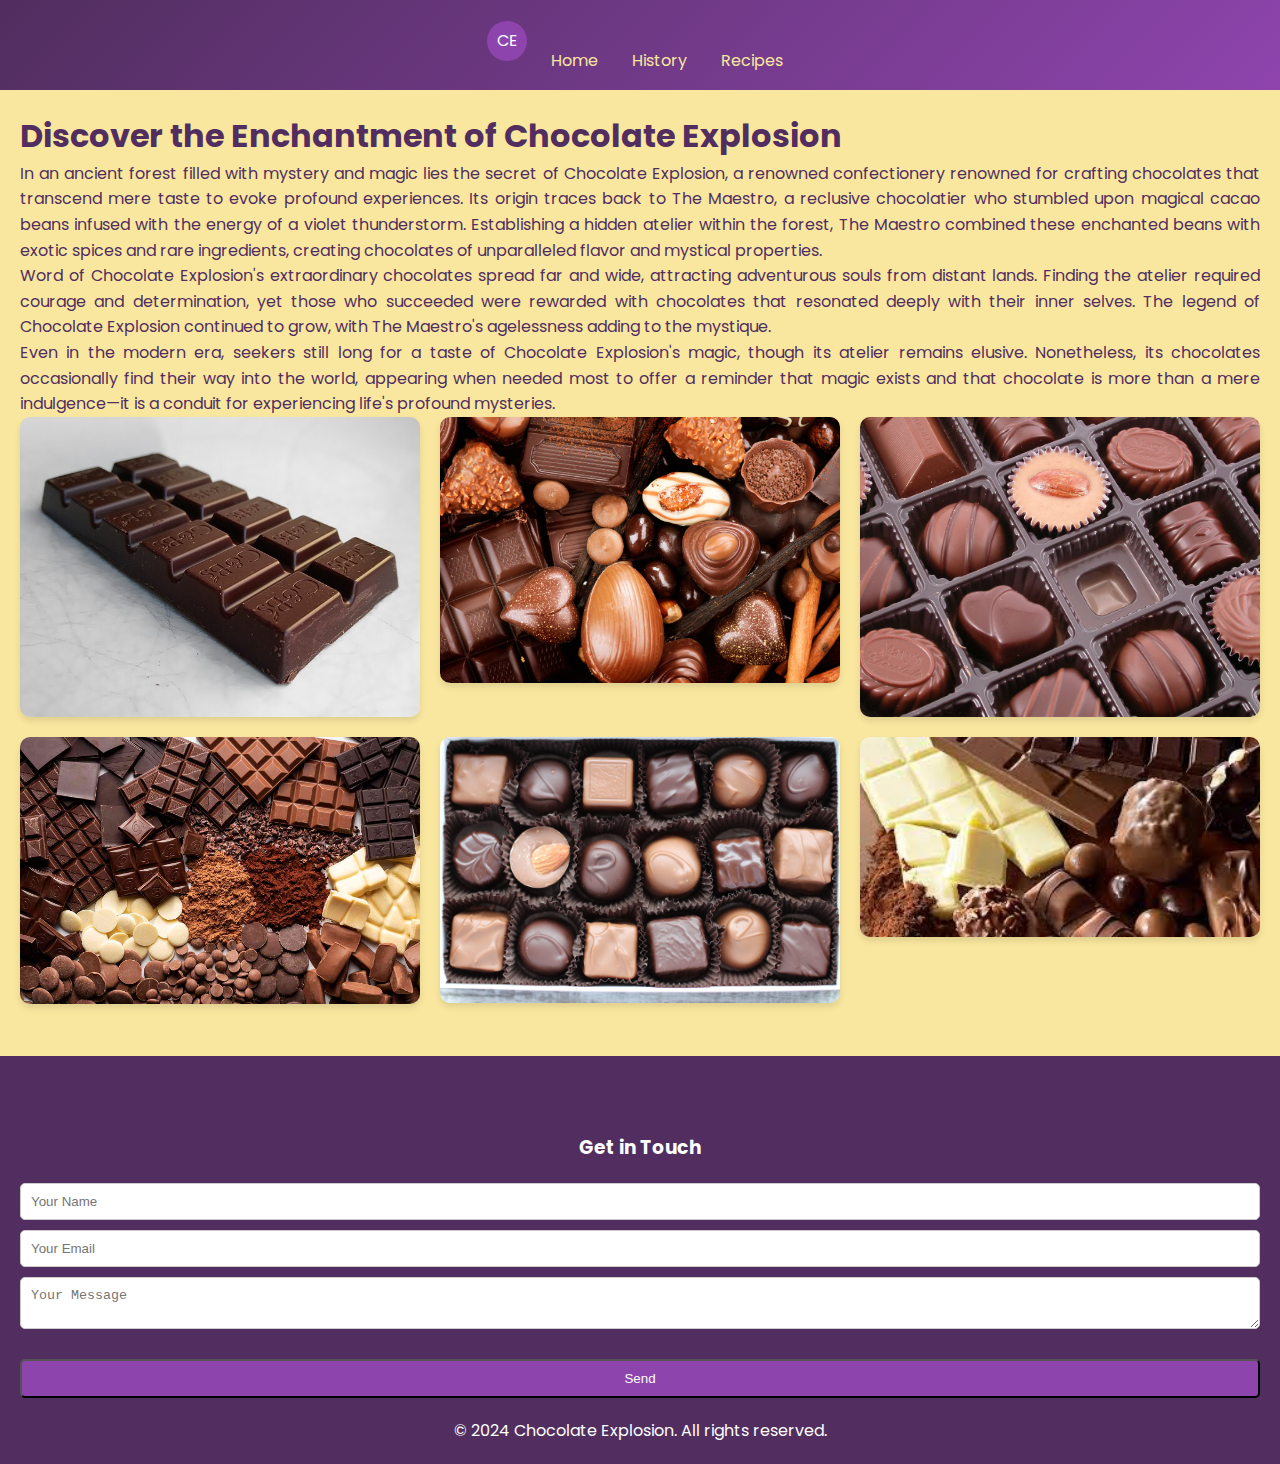
<file: index.html>
<!DOCTYPE html>
<html lang="en">
<head>
    <meta charset="UTF-8">
    <meta name="viewport" content="width=device-width, initial-scale=1.0">
    <title>Welcome to Chocolate Explosion</title>
    <link rel="stylesheet" href="styles.css">
    <link href="https://fonts.googleapis.com/css?family=Poppins:300,400,500,700&display=swap" rel="stylesheet">
</head>
<body>
    <header>
        <div class="navbar">
            <svg width="50" height="50" viewBox="0 0 50 50">
                <circle cx="25" cy="25" r="20" fill="#8E44AD" />
                <text x="50%" y="50%" text-anchor="middle" fill="white" dy=".3em">CE</text>
            </svg>
            <a href="index.html">Home</a>
            <a href="history.html">History</a>
            <a href="recipes.html">Recipes</a>
        </div>
    </header>
    <main>
        <div class="story">
            <h1>Discover the Enchantment of Chocolate Explosion</h1>
            <p>In an ancient forest filled with mystery and magic lies the secret of Chocolate Explosion, a renowned confectionery renowned for crafting chocolates that transcend mere taste to evoke profound experiences. Its origin traces back to The Maestro, a reclusive chocolatier who stumbled upon magical cacao beans infused with the energy of a violet thunderstorm. Establishing a hidden atelier within the forest, The Maestro combined these enchanted beans with exotic spices and rare ingredients, creating chocolates of unparalleled flavor and mystical properties.</p>
            <p>Word of Chocolate Explosion's extraordinary chocolates spread far and wide, attracting adventurous souls from distant lands. Finding the atelier required courage and determination, yet those who succeeded were rewarded with chocolates that resonated deeply with their inner selves. The legend of Chocolate Explosion continued to grow, with The Maestro's agelessness adding to the mystique.</p>
            <p>Even in the modern era, seekers still long for a taste of Chocolate Explosion's magic, though its atelier remains elusive. Nonetheless, its chocolates occasionally find their way into the world, appearing when needed most to offer a reminder that magic exists and that chocolate is more than a mere indulgence—it is a conduit for experiencing life's profound mysteries.</p>
            <div class="image-gallery">
                <img src="Green_and_Black's_dark_chocolate_bar_2.jpg" alt="Chocolate Creation 1">
                <img src="Crescimento-do-mercado-de-exportacao-de-chocolates-.jpeg" alt="Chocolate Creation 2">
                <img src="Chocolate-Genérico.jpg" alt="Chocolate Creation 3">
                <img src="chocolate_hero1-d62e5444a8734f8d8fe91f5631d51ca5.jpg" alt="Chocolate Creation 4">
                <img src="assorted-chocolates.jpg" alt="Chocolate Creation 5">
                <img src="images.jfif" alt="Chocolate Creation 6">
            </div>
        </div>
    </main>
    <footer>
        <div class="footer-content">
            <svg width="100" height="50" viewBox="0 0 100 50">
                <!-- Assume SVG content for logo here -->
            </svg>
            <h3>Get in Touch</h3>
            <form class="contact-form">
                <input type="text" placeholder="Your Name" required>
                <input type="email" placeholder="Your Email" required>
                <textarea placeholder="Your Message" required></textarea>
                <button type="submit" class="btn">Send</button>
            </form>
        </div>
        <p>© 2024 Chocolate Explosion. All rights reserved.</p>
    </footer>
</body>
</html>
</file>
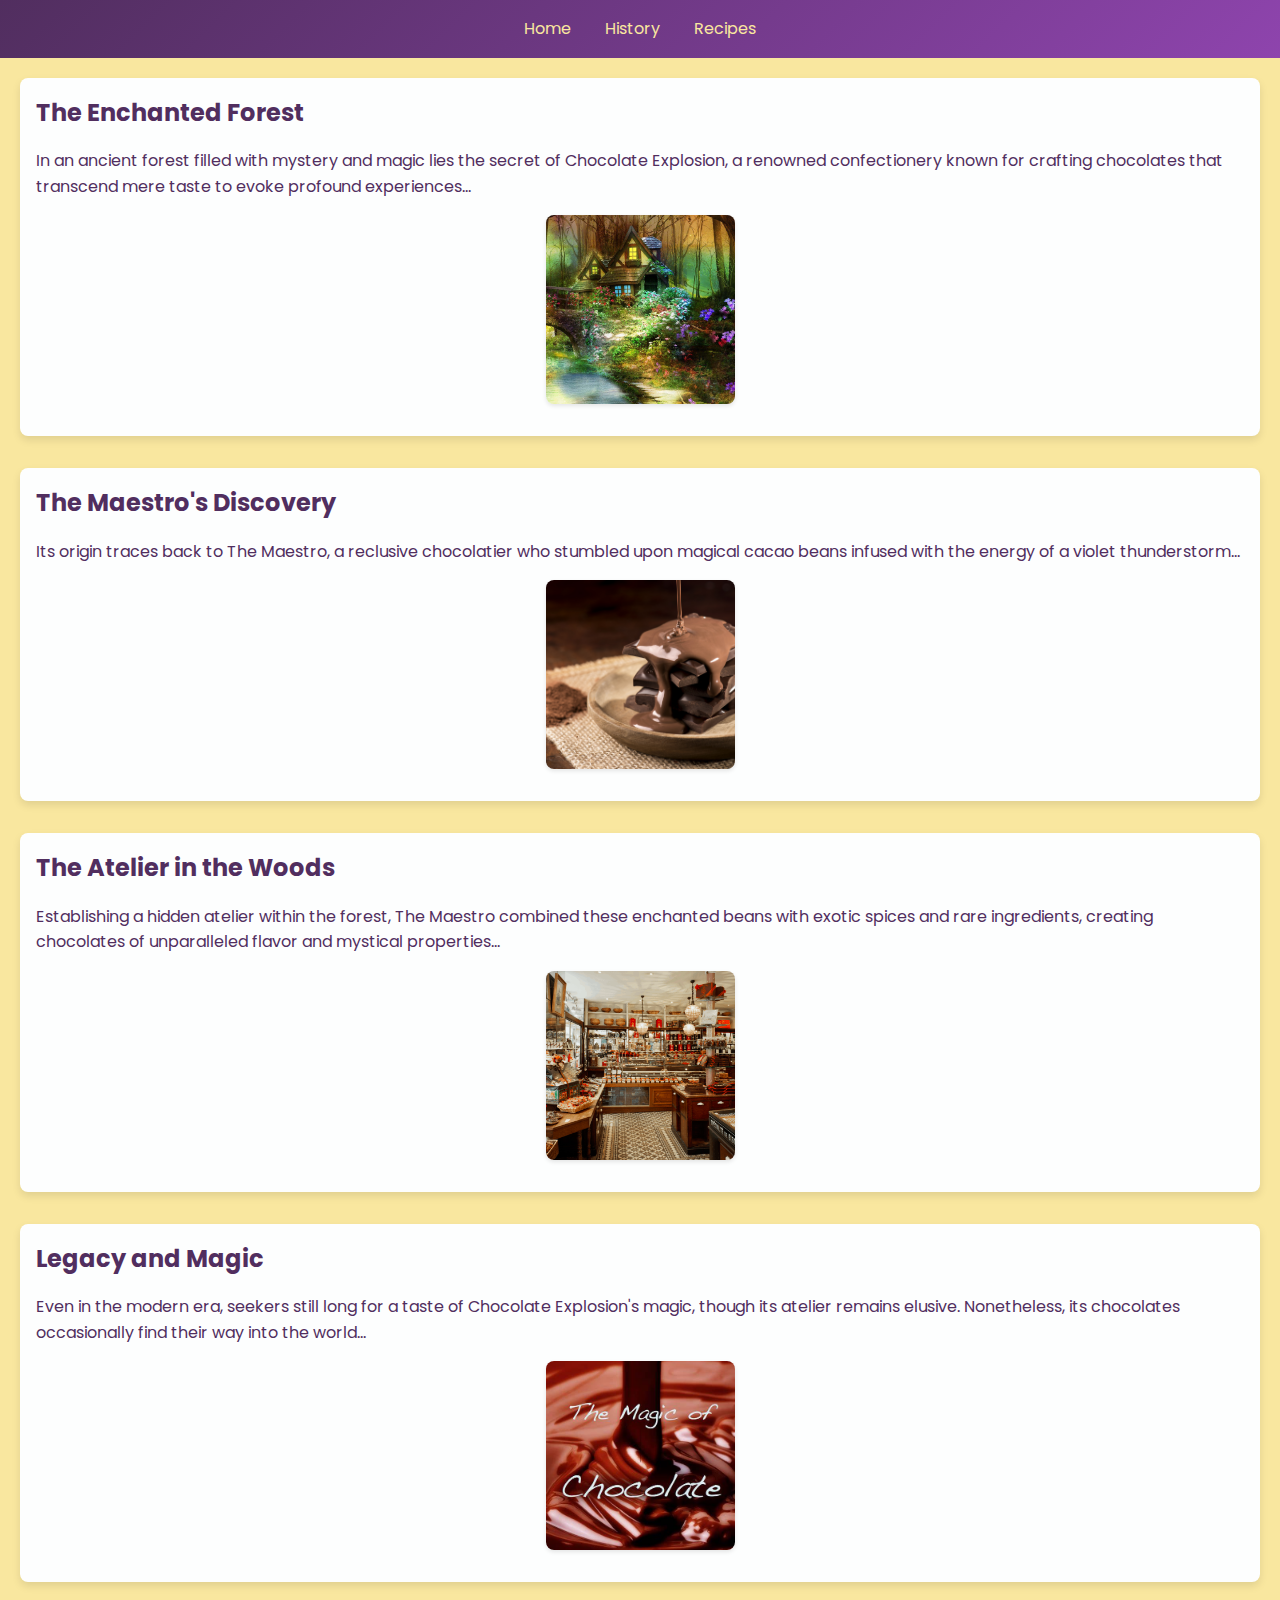
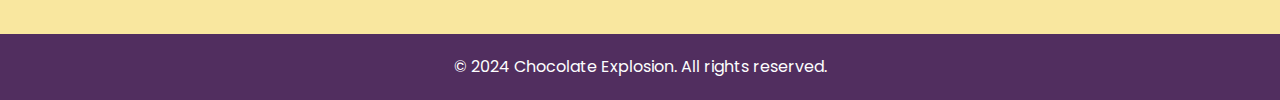
<file: history.html>
<!DOCTYPE html>
<html lang="en">
<head>
    <meta charset="UTF-8">
    <meta name="viewport" content="width=device-width, initial-scale=1.0">
    <title>The Enchanting History of Chocolate Explosion</title>
    <link rel="stylesheet" href="styles.css">
    <link href="https://fonts.googleapis.com/css?family=Poppins:300,400,500,700&display=swap" rel="stylesheet">
</head>
<body>
    <header>
        <div class="navbar">
            <a href="index.html">Home</a>
            <a href="history.html">History</a>
            <a href="recipes.html">Recipes</a>
        </div>
    </header>
    <main>
        <section class="history-section">
            <h2>The Enchanted Forest</h2>
            <p>In an ancient forest filled with mystery and magic lies the secret of Chocolate Explosion, a renowned confectionery known for crafting chocolates that transcend mere taste to evoke profound experiences...</p>
            <img src="1.jpg" alt="Enchanted Forest">
        </section>
        
        <section class="history-section">
            <h2>The Maestro's Discovery</h2>
            <p>Its origin traces back to The Maestro, a reclusive chocolatier who stumbled upon magical cacao beans infused with the energy of a violet thunderstorm...</p>
            <img src="2.jpg" alt="The Maestro's Discovery">
        </section>
        
        <section class="history-section">
            <h2>The Atelier in the Woods</h2>
            <p>Establishing a hidden atelier within the forest, The Maestro combined these enchanted beans with exotic spices and rare ingredients, creating chocolates of unparalleled flavor and mystical properties...</p>
            <img src="3.png" alt="The Atelier in the Woods">
        </section>
        
        <section class="history-section">
            <h2>Legacy and Magic</h2>
            <p>Even in the modern era, seekers still long for a taste of Chocolate Explosion's magic, though its atelier remains elusive. Nonetheless, its chocolates occasionally find their way into the world...</p>
            <img src="4.jfif" alt="Legacy and Magic">
        </section>
    </main>
    <footer>
        <p>© 2024 Chocolate Explosion. All rights reserved.</p>
    </footer>
</body>
</html>
</file>
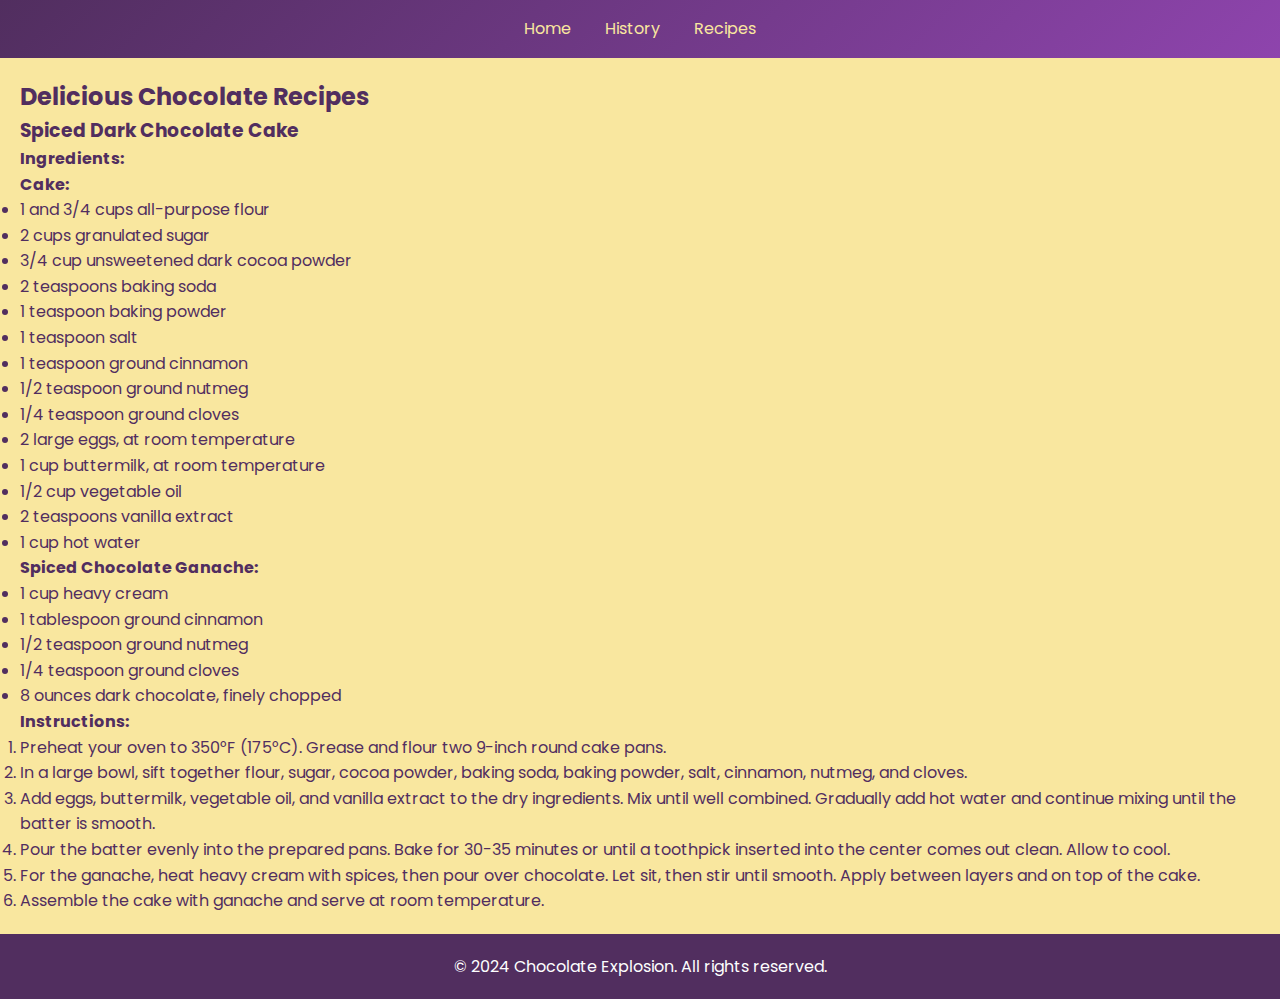
<file: recipes.html>
<!DOCTYPE html>
<html lang="en">
<head>
    <meta charset="UTF-8">
    <meta name="viewport" content="width=device-width, initial-scale=1.0">
    <title>Delicious Chocolate Recipes - Chocolate Explosion</title>
    <link rel="stylesheet" href="styles.css">
    <link href="https://fonts.googleapis.com/css2?family=Poppins:wght@300;400;600;700&display=swap" rel="stylesheet">
</head>
<body>
    <header>
        <div class="navbar">
            <a href="index.html">Home</a>
            <a href="history.html">History</a>
            <a href="recipes.html">Recipes</a>
        </div>
    </header>
    <main>
        <section id="recipes">
            <h2>Delicious Chocolate Recipes</h2>
            <div class="recipe">
                <h3>Spiced Dark Chocolate Cake</h3>
                <h4>Ingredients:</h4>
                <p><strong>Cake:</strong></p>
                <ul>
                    <li>1 and 3/4 cups all-purpose flour</li>
                    <li>2 cups granulated sugar</li>
                    <li>3/4 cup unsweetened dark cocoa powder</li>
                    <li>2 teaspoons baking soda</li>
                    <li>1 teaspoon baking powder</li>
                    <li>1 teaspoon salt</li>
                    <li>1 teaspoon ground cinnamon</li>
                    <li>1/2 teaspoon ground nutmeg</li>
                    <li>1/4 teaspoon ground cloves</li>
                    <li>2 large eggs, at room temperature</li>
                    <li>1 cup buttermilk, at room temperature</li>
                    <li>1/2 cup vegetable oil</li>
                    <li>2 teaspoons vanilla extract</li>
                    <li>1 cup hot water</li>
                </ul>
                <p><strong>Spiced Chocolate Ganache:</strong></p>
                <ul>
                    <li>1 cup heavy cream</li>
                    <li>1 tablespoon ground cinnamon</li>
                    <li>1/2 teaspoon ground nutmeg</li>
                    <li>1/4 teaspoon ground cloves</li>
                    <li>8 ounces dark chocolate, finely chopped</li>
                </ul>
                <h4>Instructions:</h4>
                <ol>
                    <li>Preheat your oven to 350°F (175°C). Grease and flour two 9-inch round cake pans.</li>
                    <li>In a large bowl, sift together flour, sugar, cocoa powder, baking soda, baking powder, salt, cinnamon, nutmeg, and cloves.</li>
                    <li>Add eggs, buttermilk, vegetable oil, and vanilla extract to the dry ingredients. Mix until well combined. Gradually add hot water and continue mixing until the batter is smooth.</li>
                    <li>Pour the batter evenly into the prepared pans. Bake for 30-35 minutes or until a toothpick inserted into the center comes out clean. Allow to cool.</li>
                    <li>For the ganache, heat heavy cream with spices, then pour over chocolate. Let sit, then stir until smooth. Apply between layers and on top of the cake.</li>
                    <li>Assemble the cake with ganache and serve at room temperature.</li>
                </ol>
            </div>
        </section>
    </main>
    <footer>
        <p>© 2024 Chocolate Explosion. All rights reserved.</p>
    </footer>
</body>
</html>
</file>
<file: styles.css>
* {
    margin: 0;
    padding: 0;
    box-sizing: border-box;
}

body {
    font-family: 'Poppins', sans-serif;
    background: #F9E79F;
    color: #512E5F;
    line-height: 1.6;
}

header {
    background: linear-gradient(135deg, #512E5F, #8E44AD);
    color: #F9E79F;
    padding: 1rem 0;
    text-align: center;
}

.navbar a {
    color: #F9E79F;
    padding: 0 15px;
    text-decoration: none;
}

.navbar a:hover {
    color: #D2B4DE;
}

.hero {
    background: #8E44AD;
    color: #FDFEFE;
    padding: 2rem 0;
    text-align: center;
    margin-bottom: 2rem;
}

main {
    padding: 20px;
}

.story {
    text-align: justify;
    margin-bottom: 2rem;
}

.image-gallery {
    display: grid;
    grid-template-columns: repeat(3, 1fr);
    gap: 20px;
    margin-bottom: 2rem;
}

img {
    width: 100%;
    border-radius: 10px;
    box-shadow: 0 4px 6px rgba(0,0,0,0.1);
}

.btn {
    background: #8E44AD;
    color: #FDFEFE;
    padding: 10px 20px;
    border-radius: 5px;
    text-decoration: none;
    display: inline-block;
    margin-top: 20px;
}

.btn:hover {
    background: #7D3C98;
}

footer {
    background: #512E5F;
    color: #FDFEFE;
    text-align: center;
    padding: 20px 0;
}

.history-intro, .the-maestro, .the-atelier, .legacy {
    margin-bottom: 2rem;
    padding: 1rem;
}

.history-intro img, .the-maestro img, .the-atelier img, .legacy img {
    width: 189px;
    height: 189px;
    object-fit: cover;
    border-radius: 8px;
    box-shadow: 0 2px 4px rgba(0, 0, 0, 0.1);
    margin-top: 1rem;
    margin-bottom: 1rem;
    display: block;
    margin-left: auto;
    margin-right: auto;
}

.history-section h2 {
    color: #512E5F;
    margin-bottom: 1rem;
}

.history-section {
    margin-bottom: 2rem;
    padding: 1rem;
    background-color: #FDFEFE;
    border-radius: 8px;
    box-shadow: 0 4px 8px rgba(0, 0, 0, 0.1);
}

.history-section img {
    width: 189px;
    height: 189px;
    object-fit: cover;
    border-radius: 8px;
    box-shadow: 0 2px 4px rgba(0, 0, 0, 0.1);
    margin-top: 1rem;
    margin-bottom: 1rem;
    display: block;
    margin-left: auto;
    margin-right: auto;
}

.contact-form {
    display: grid;
    gap: 10px;
    padding: 20px;
}

.contact-form input, .contact-form textarea {
    width: 100%;
    padding: 10px;
    border-radius: 5px;
    border: 1px solid #ccc;
}

.contact-form button {
    width: 100%;
    cursor: pointer;
}
</file>
